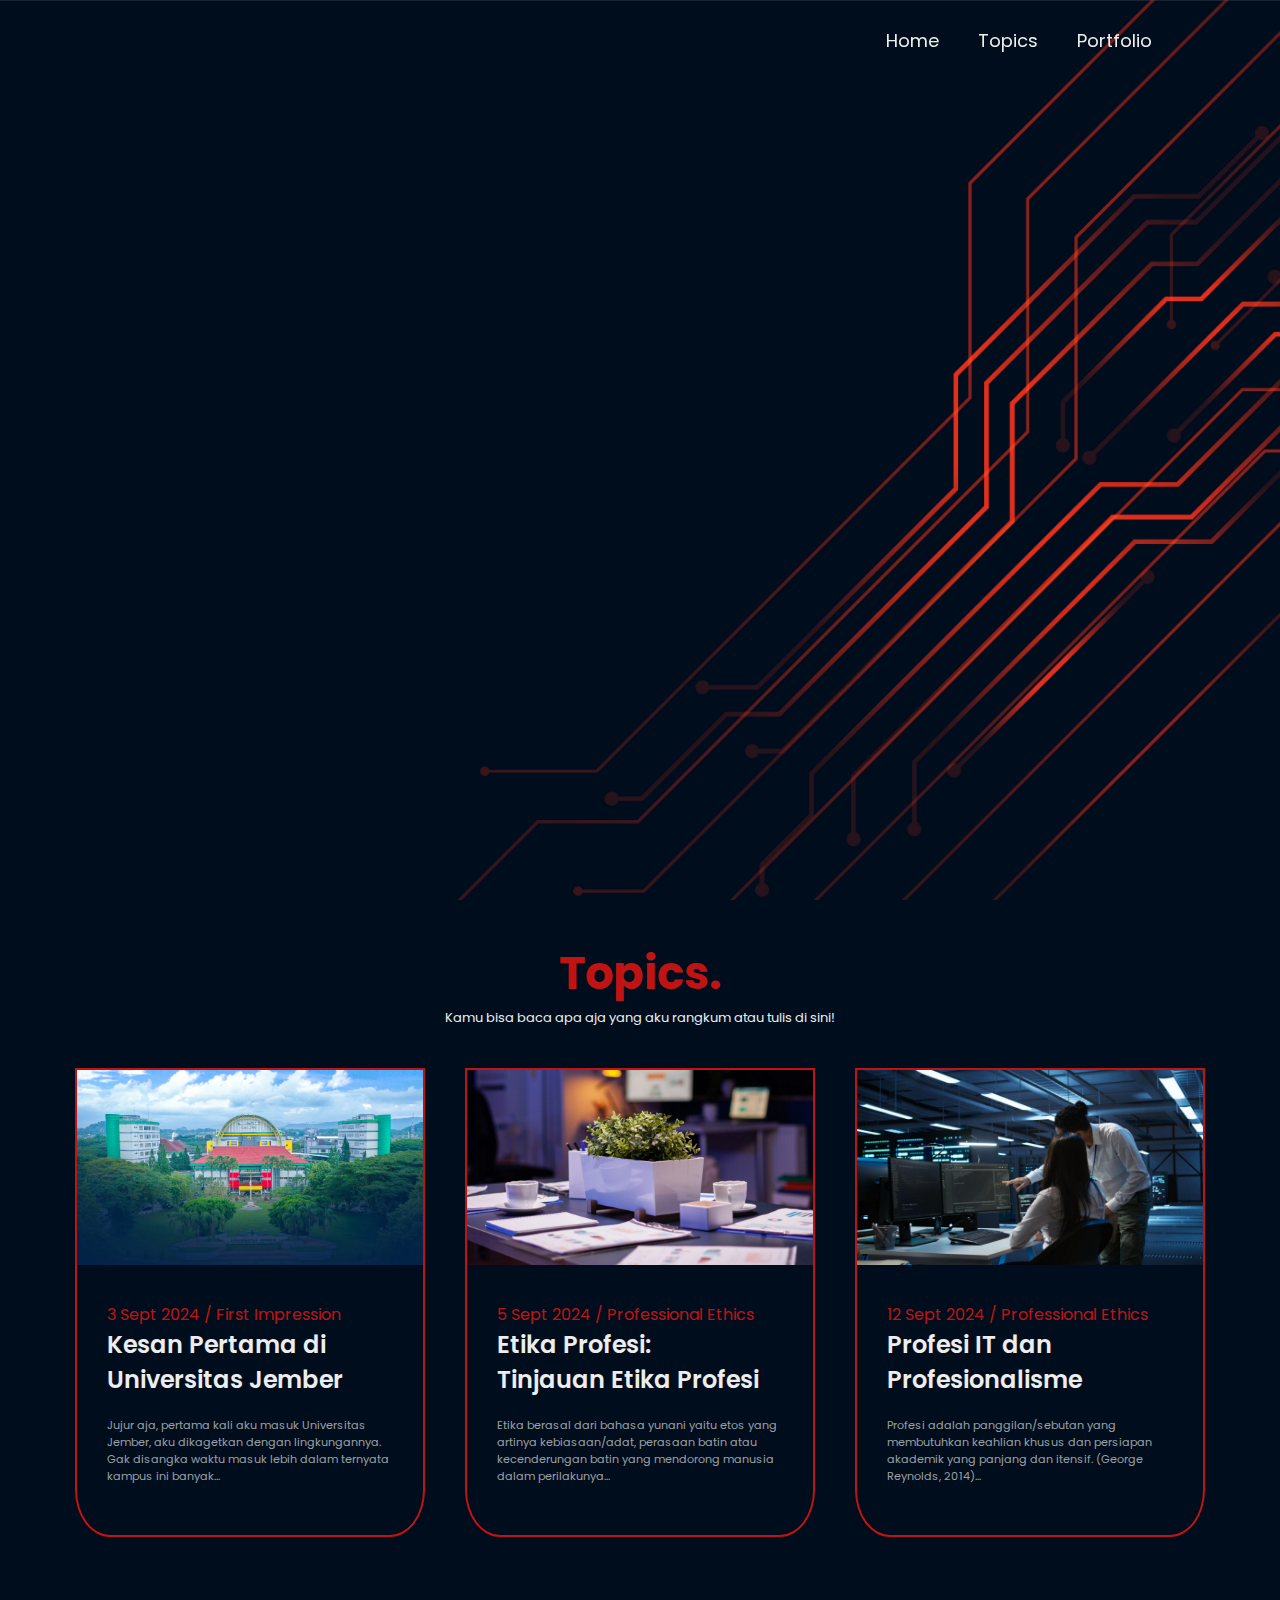
<file: index.html>
<!DOCTYPE html>
<html lang="en">

<head>
     <meta charset="UTF-8">
     <meta http-equiv="X-UA-Compatible" content="IE=edge">
     <meta name="viewport" content="width=device-width, initial-scale=1.0">
     <title>Fahmi's Website</title>
     <link rel="stylesheet" href="style.css">
     <link href="https://fonts.googleapis.com/css2?family=Great+Vibes&family=Poppins:ital,wght@0,100;0,200;0,300;0,400;0,500;0,600;0,700;0,800;0,900;1,100;1,200;1,300;1,400;1,500;1,600;1,700;1,800;1,900&display=swap" rel="stylesheet">
     <link href='https://unpkg.com/boxicons@2.1.4/css/boxicons.min.css' rel='stylesheet'>
     <link rel="shortcut icon" href="img/fav_log-removebg-preview.png">

</head>

<body>

    <header class="header">
        <a href="#" class="logo">fhmptrdnd.</a>

        <nav class="navbar">
            <a href="#home">Home</a>
            <a href="#topics">Topics</a>
            <a href="#">Portfolio</a>
        </nav>
    </header>

    <section id="home" class="home">
        <div class="home-content-1">
            <a href="https://unej.ac.id/" title="Menuju_Laman_Unej">
              <img src="img/logo-unej.png" alt="Logo_Unej" border="0">
            </a>
            <a style="text-decoration: none;" href="https://unej.ac.id/">My University</a>
        </div>

        <div class="home-content">
            <h1>Hai, Aku Fahmi Putra</h1>
            <h3>Mahasiswa Universitas Jember</h3>
            <p>Seorang mahasiswa introvert yang freak jika sangat dekat dengan seseorang. Aku adalah manusia yang suka bereksperimen dengan hal baru, berimajinasi, menggambar, melukis, fotografi, dan videografi. Oh, dan satu lagi. Kalau ada hal aneh yang bisa terkabulkan di dunia ini, aku ingin jadi Spider-Man!</p>
            <div class="btn-box">
              <a href="tentang_saya.html">Tentang Saya</a>
              <a href="https://wa.me/6281359749043">Hubungi Saya</a>
            </div>
        </div>

        <div class="home-sci">
            <a href="https://www.instagram.com/fhmptrdnd?igsh=a3pueWp6MXFiajEx"><i class='bx bxl-instagram'></i></a>
            <a href="#"><i class='bx bxl-telegram' ></i></a>
            <a href="#"><i class='bx bxl-linkedin' ></i></a>
        </div>
    </section>

    <section id="topics" class="topics justify-content-center align-items-center">
        <div class="topics-content">
            <h1>Topics.</h1>
            <h2>Kamu bisa baca apa aja yang aku rangkum atau tulis di sini!</h2>
        </div>

           <!-- Topics-1 -->
        <div class="blog-container">
            <div class="blog-box">
                <div class="blog-img">
                    <img src="img/unejheader2023-1.webp" alt="unej">
                </div>
                <div class="blog-text">
                    <span>3 Sept 2024 / First Impression</span>
                    <a href="sum_1.html" class="blog-title">Kesan Pertama di Universitas Jember</a>
                    <p>Jujur aja, pertama kali aku masuk Universitas Jember, aku dikagetkan dengan lingkungannya. Gak disangka waktu masuk lebih dalam ternyata kampus ini banyak...</p>                  
                </div>
            </div>
            <!-- Topics-2 -->
                <div class="blog-box-2">
                    <div class="blog-img-2">
                        <img src="img/topic2.jpg" alt="topic-2">
                    </div>
                    <div class="blog-text-2">
                        <span>5 Sept 2024 / Professional Ethics</span>
                        <a href="sum_2.html" class="blog-title-2">Etika Profesi:<br>Tinjauan Etika Profesi</a>
                        <p>Etika berasal dari bahasa yunani yaitu etos yang artinya kebiasaan/adat, perasaan batin atau kecenderungan batin yang mendorong manusia dalam perilakunya...</p>                       
                    </div>
                </div>
                <!-- Topics-3 -->
                <div class="blog-box-3">
                    <div class="blog-img-3">
                        <img src="img/topic3.jpg" alt="unej">
                    </div>
                    <div class="blog-text-3">
                        <span>12 Sept 2024 / Professional Ethics</span>
                        <a href="sum_3.html" class="blog-title-3">Profesi IT dan Profesionalisme</a>
                        <p>Profesi adalah panggilan/sebutan yang membutuhkan keahlian khusus dan persiapan akademik yang panjang dan itensif. (George Reynolds, 2014)...</p>                       
                    </div>
                </div>
            </div>
        </div>
        </div>
    </section>


    

</body>

</html>
</file>
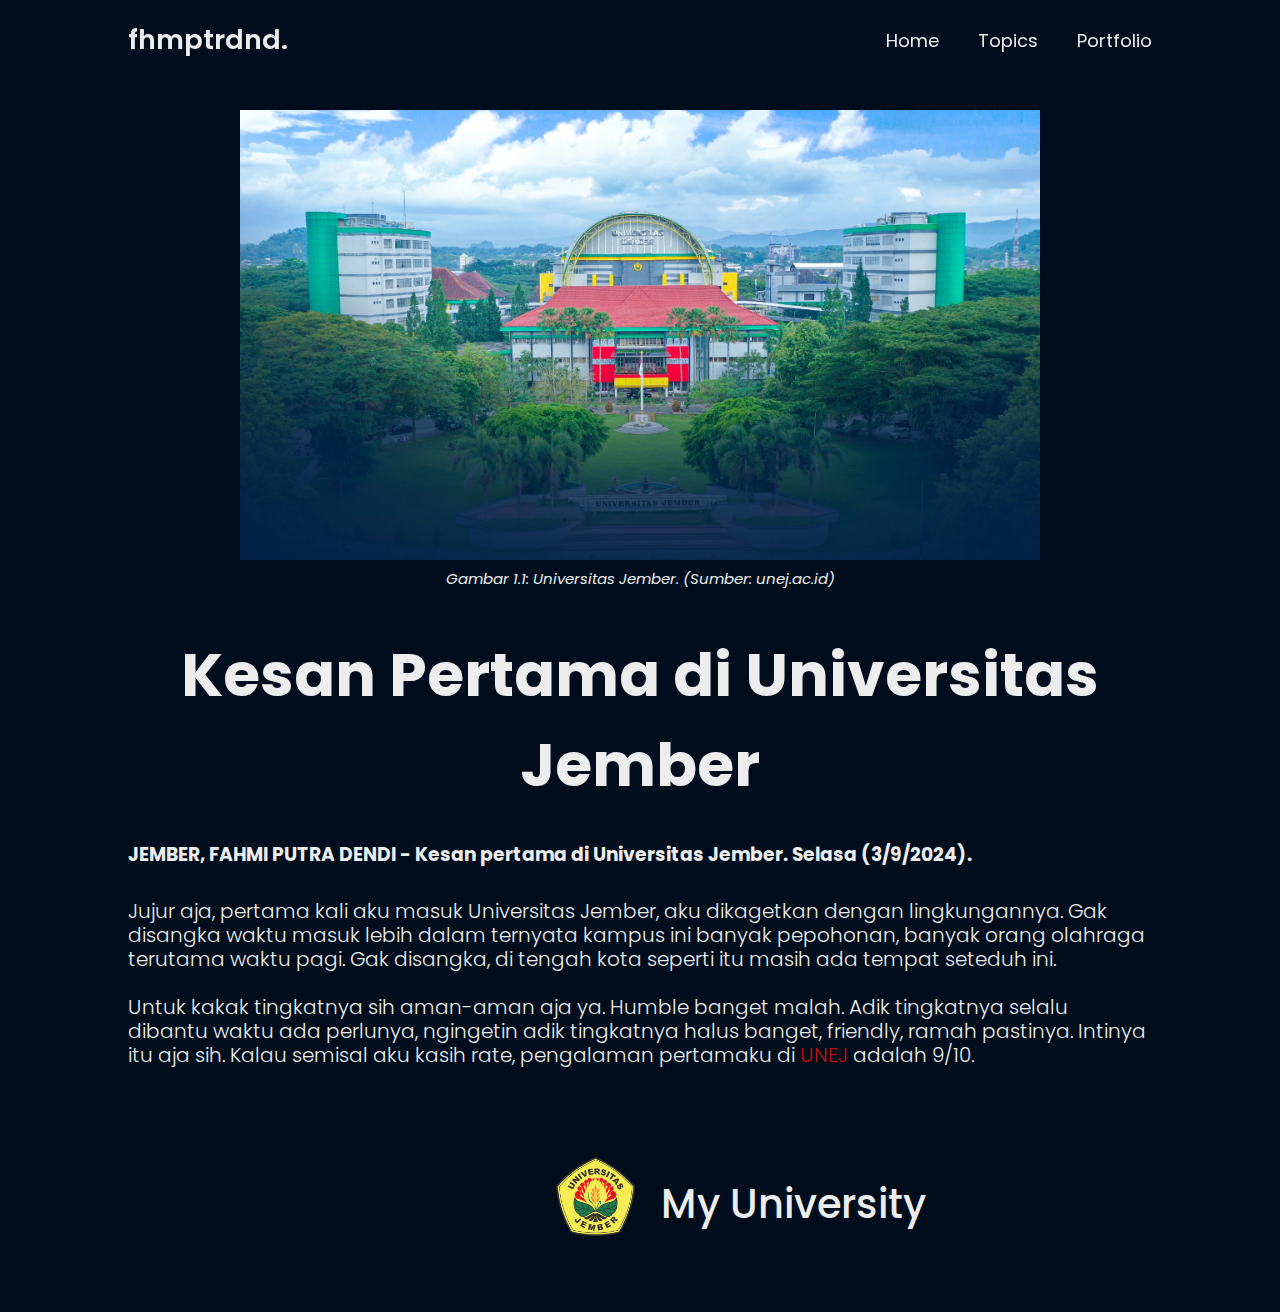
<file: sum_1.html>
<!DOCTYPE html>
<html lang="en">

<head>
     <meta charset="UTF-8">
     <meta http-equiv="X-UA-Compatible" content="IE=edge">
     <meta name="viewport" content="width=device-width, initial-scale=1.0">
     <title>Kesan Pertama di UNEJ</title>
     <link rel="stylesheet" href="sum_1.css">
     <link href="https://fonts.googleapis.com/css2?family=Great+Vibes&family=Poppins:ital,wght@0,100;0,200;0,300;0,400;0,500;0,600;0,700;0,800;0,900;1,100;1,200;1,300;1,400;1,500;1,600;1,700;1,800;1,900&display=swap" rel="stylesheet">
     <link href='https://unpkg.com/boxicons@2.1.4/css/boxicons.min.css' rel='stylesheet'>
     <link rel="shortcut icon" href="img/fav_log-removebg-preview.png">
</head>

<body>

    <header class="header">
        <a href="index.html" class="logo">fhmptrdnd.</a>

        <nav class="navbar">
            <a href="index.html">Home</a>
            <a href="index.html #topics">Topics</a>
            <a href="#">Portfolio</a>
        </nav>
    </header>

    <section id="home" class="home">
     <div class="container"> 
       <div class = "box-container">
         <div class = "img-box">
           <div class="box-img">
             <img src="img/unejheader2023-1.webp" alt="unej">
             <span>Gambar 1.1: Universitas Jember. (Sumber: unej.ac.id)</span>
            </div>
          </div>
        </div>
        <div class ="sum-title">
          <a href = "https://unej.ac.id">Kesan Pertama di Universitas Jember</a>
        </div>
        <div class="sum-content">
          <h3>JEMBER, FAHMI PUTRA DENDI - Kesan pertama di Universitas Jember. Selasa (3/9/2024).</h3>
          <h2>Jujur aja, pertama kali aku masuk Universitas Jember, aku dikagetkan dengan lingkungannya. Gak disangka waktu masuk lebih dalam ternyata kampus ini banyak pepohonan, banyak orang olahraga terutama waktu pagi. Gak disangka, di tengah kota seperti itu masih ada tempat seteduh ini.<br> <br>Untuk kakak tingkatnya
           sih aman-aman aja ya. Humble banget malah. Adik tingkatnya selalu dibantu waktu ada perlunya, ngingetin adik tingkatnya halus banget, friendly, ramah pastinya. Intinya itu aja sih. Kalau semisal aku kasih rate, pengalaman pertamaku di <a href="https:/unej.ac.id">UNEJ</a> adalah 9/10.</h2>
        </div>
          <div class="home-content-1">
            <a href="https://unej.ac.id/" title="Menuju_Laman_Unej">
              <img src="img/logo-unej.png" alt="Logo_Unej" border="0">
            </a>
            <a style="text-decoration: none;" href="https://unej.ac.id/">My University</a>
          </div>
     </div>
     
     <style>
      .container {
        display: flex;
        flex-direction: column;
      }
     </style>
    </section>
</body>
</file>
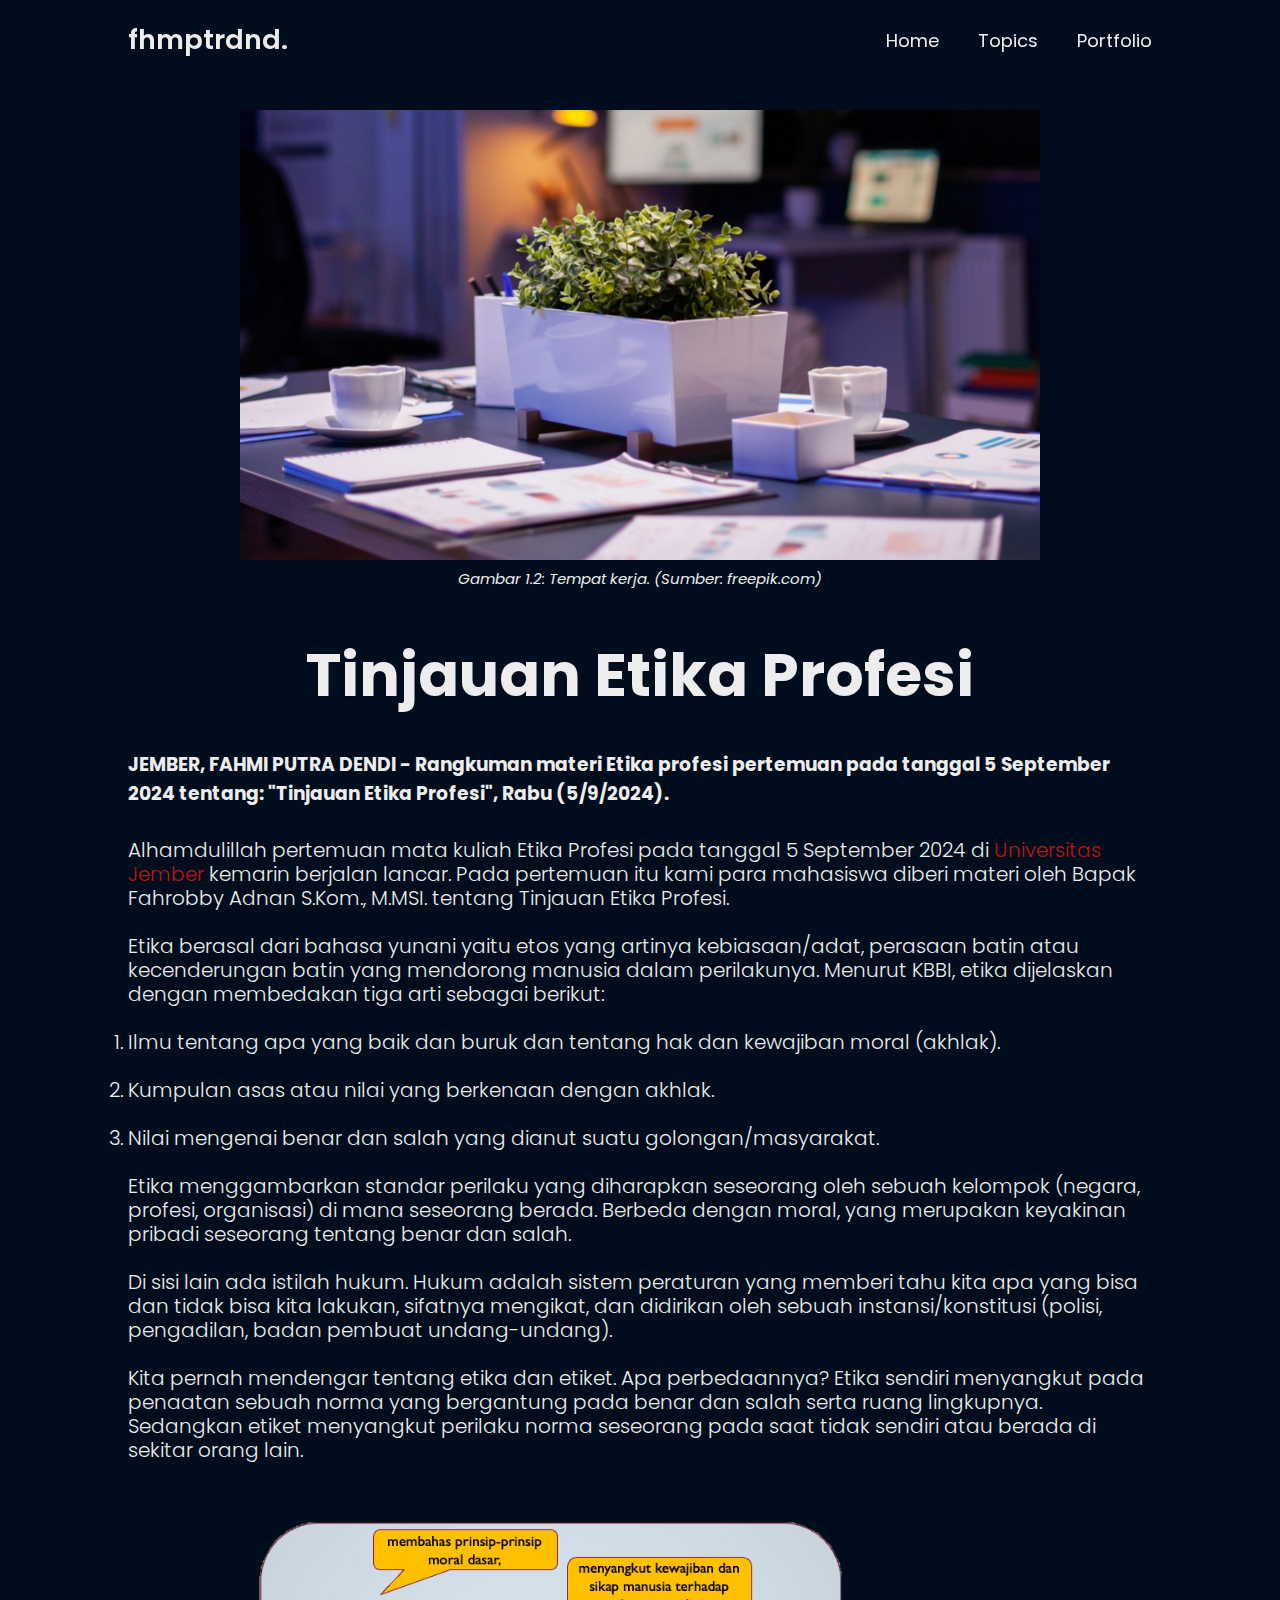
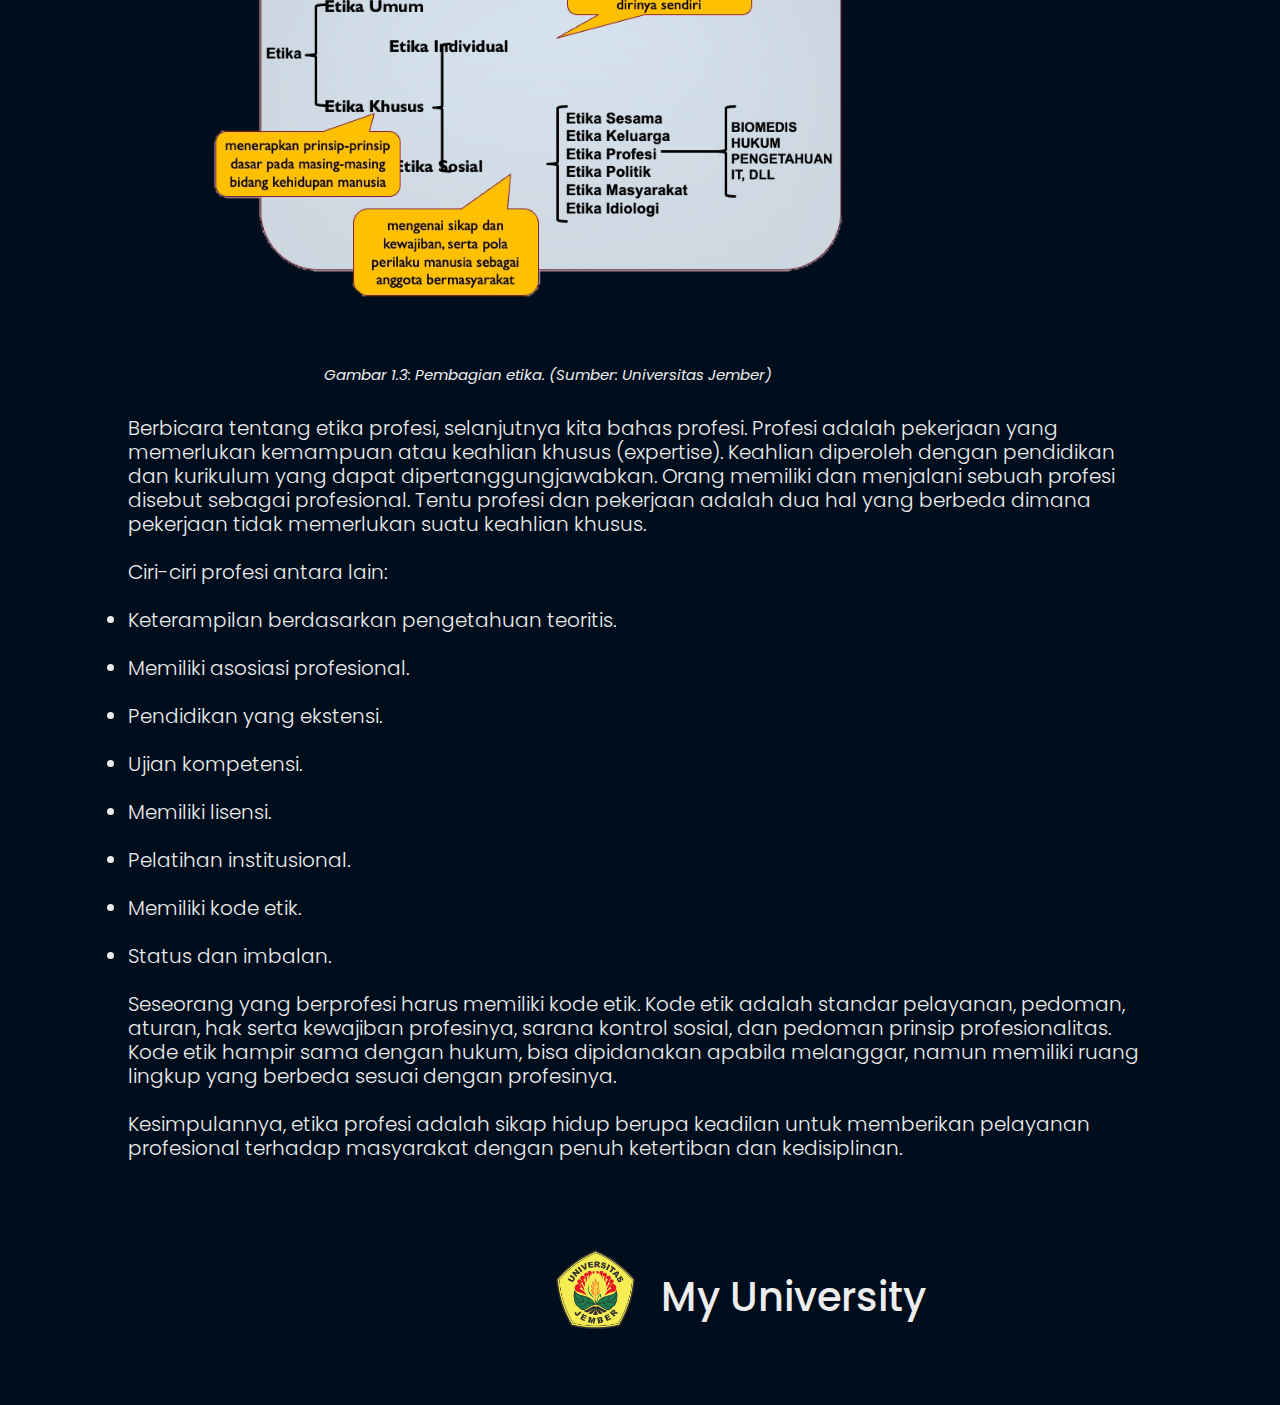
<file: sum_2.html>
<!DOCTYPE html>
<html lang="en">

<head>
     <meta charset="UTF-8">
     <meta http-equiv="X-UA-Compatible" content="IE=edge">
     <meta name="viewport" content="width=device-width, initial-scale=1.0">
     <title>Kesan Pertama di UNEJ</title>
     <link rel="stylesheet" href="sum_1.css">
     <link href="https://fonts.googleapis.com/css2?family=Great+Vibes&family=Poppins:ital,wght@0,100;0,200;0,300;0,400;0,500;0,600;0,700;0,800;0,900;1,100;1,200;1,300;1,400;1,500;1,600;1,700;1,800;1,900&display=swap" rel="stylesheet">
     <link href='https://unpkg.com/boxicons@2.1.4/css/boxicons.min.css' rel='stylesheet'>
     <link rel="shortcut icon" href="img/fav_log-removebg-preview.png">
</head>

<body>

  <header class="header">
    <a href="index.html" class="logo">fhmptrdnd.</a>

    <nav class="navbar">
        <a href="index.html">Home</a>
        <a href="index.html #topics">Topics</a>
        <a href="#">Portfolio</a>
    </nav>
</header>

    <section id="home" class="home">
     <div class="container"> 
       <div class = "box-container">
         <div class = "img-box">
           <div class="box-img">
             <img src="img/topic2.jpg" alt="unej">
             <span>Gambar 1.2: Tempat kerja. (Sumber: freepik.com)</span>
            </div>
          </div>
        </div>
        <div class ="sum-title">
          <a href = "https://unej.ac.id">Tinjauan Etika Profesi</a>
        </div>
        <div class="sum-content">
          <h3>JEMBER, FAHMI PUTRA DENDI - Rangkuman materi Etika profesi pertemuan pada tanggal 5 September 2024 tentang: "Tinjauan Etika Profesi", Rabu (5/9/2024).</h3>
          <h2>Alhamdulillah pertemuan mata kuliah Etika Profesi pada tanggal 5 September 2024 di <a href="https:/unej.ac.id">Universitas Jember</a> kemarin berjalan lancar. Pada pertemuan itu kami para mahasiswa diberi materi oleh Bapak Fahrobby Adnan S.Kom., M.MSI. tentang Tinjauan Etika Profesi.<br> <br>
          Etika berasal dari bahasa yunani yaitu etos yang artinya kebiasaan/adat, perasaan batin atau kecenderungan batin yang mendorong manusia dalam perilakunya. Menurut KBBI, etika dijelaskan dengan membedakan tiga arti sebagai berikut:<br> <br>
          <ol>
            <li>Ilmu tentang apa yang baik dan buruk dan tentang hak dan kewajiban moral (akhlak).</li><br>
            <li>Kumpulan asas atau nilai yang berkenaan dengan akhlak.</li><br>
            <li>Nilai mengenai benar dan salah yang dianut suatu golongan/masyarakat.</li>
          </ol><br>
          Etika menggambarkan standar perilaku yang diharapkan seseorang oleh sebuah kelompok (negara, profesi, organisasi) di mana seseorang berada. Berbeda dengan moral, yang merupakan keyakinan pribadi seseorang tentang benar dan salah.<br> <br>
          Di sisi lain ada istilah hukum. Hukum adalah sistem peraturan yang memberi tahu kita apa yang bisa dan tidak bisa kita lakukan, sifatnya mengikat, dan didirikan oleh sebuah instansi/konstitusi (polisi, pengadilan, badan pembuat undang-undang).<br> <br>
          Kita pernah mendengar tentang etika dan etiket. Apa perbedaannya? Etika sendiri menyangkut pada penaatan sebuah norma yang bergantung pada benar dan salah serta ruang lingkupnya. Sedangkan etiket menyangkut perilaku norma seseorang pada saat tidak sendiri atau berada di sekitar orang lain.<br> <br>
        </h2>
        <div class = "img-box">
           <div class="box-img">
            <img class="img-sum-2" src="img/img-sum-2.png">
             <span>Gambar 1.3: Pembagian etika. (Sumber: Universitas Jember)</span>
            </div>
          </div>
          <h2>Berbicara tentang etika profesi, selanjutnya kita bahas profesi. Profesi adalah pekerjaan yang memerlukan kemampuan atau keahlian khusus (expertise). Keahlian diperoleh dengan pendidikan dan kurikulum yang dapat dipertanggungjawabkan. Orang memiliki dan menjalani sebuah profesi disebut sebagai profesional. Tentu profesi dan pekerjaan adalah dua hal yang berbeda dimana pekerjaan tidak memerlukan suatu keahlian khusus.<br> <br>
            Ciri-ciri profesi antara lain:<br><br>
          <ul>  
            <li>Keterampilan berdasarkan pengetahuan teoritis.</li><br>            
            <li>Memiliki asosiasi profesional.</li><br>
            <li>Pendidikan yang ekstensi.</li><br>
            <li>Ujian kompetensi.</li><br>
            <li>Memiliki lisensi.</li><br>
            <li>Pelatihan institusional.</li><br>
            <li>Memiliki kode etik.</li><br>
            <li>Status dan imbalan.</li><br>
          </ul>
          Seseorang yang berprofesi harus memiliki kode etik. Kode etik adalah standar pelayanan, pedoman, aturan, hak serta kewajiban profesinya, sarana kontrol sosial, dan pedoman prinsip profesionalitas. Kode etik hampir sama dengan hukum, bisa dipidanakan apabila melanggar, namun memiliki ruang lingkup yang berbeda sesuai dengan profesinya.<br> <br>
          Kesimpulannya, etika profesi adalah sikap hidup berupa keadilan untuk memberikan pelayanan profesional terhadap masyarakat dengan penuh ketertiban dan kedisiplinan.
        </h2>
        </div>
          <div class="home-content-1">
            <a href="https://unej.ac.id/" title="Menuju_Laman_Unej">
              <img src="img/logo-unej.png" alt="Logo_Unej" border="0">
            </a>
            <a style="text-decoration: none;" href="https://unej.ac.id/">My University</a>
          </div>
     </div>
     
     <style>
      .container {
        display: flex;
        flex-direction: column;
      }
     </style>
    </section>
</body>
</file>
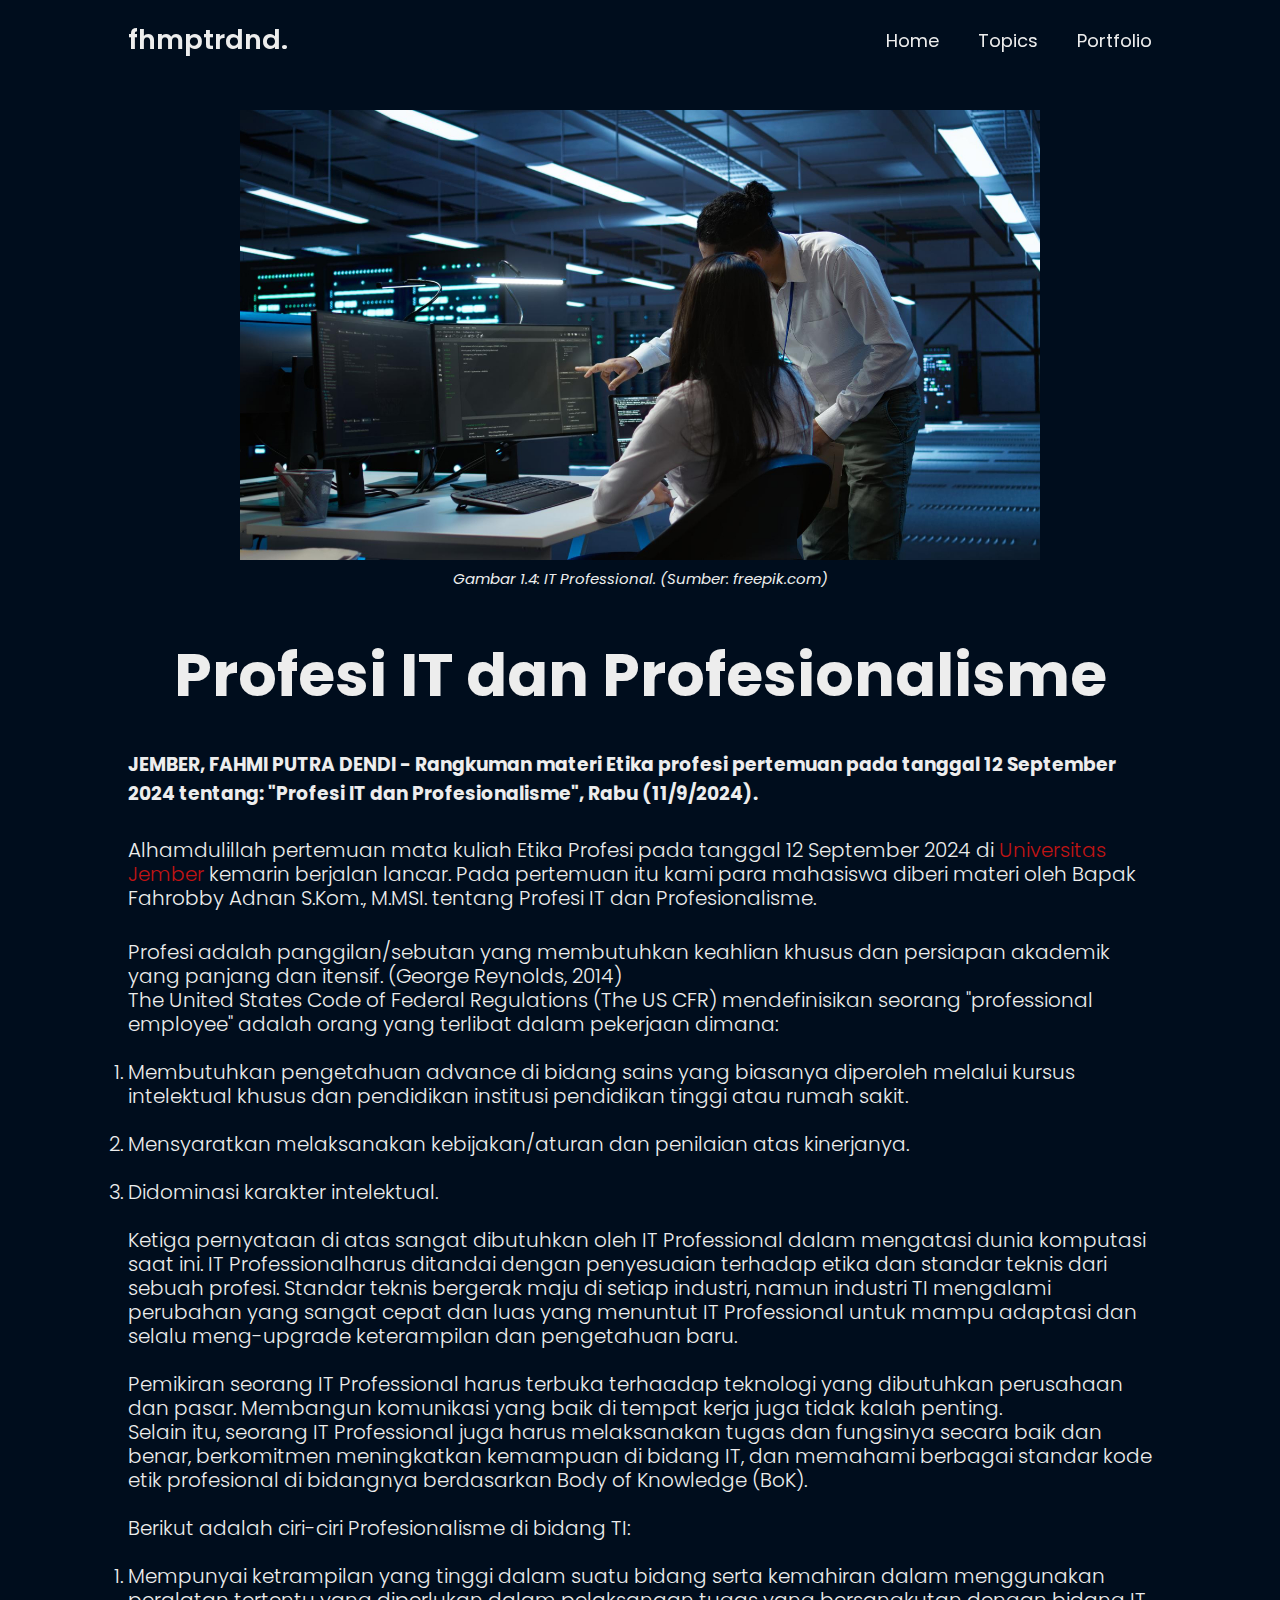
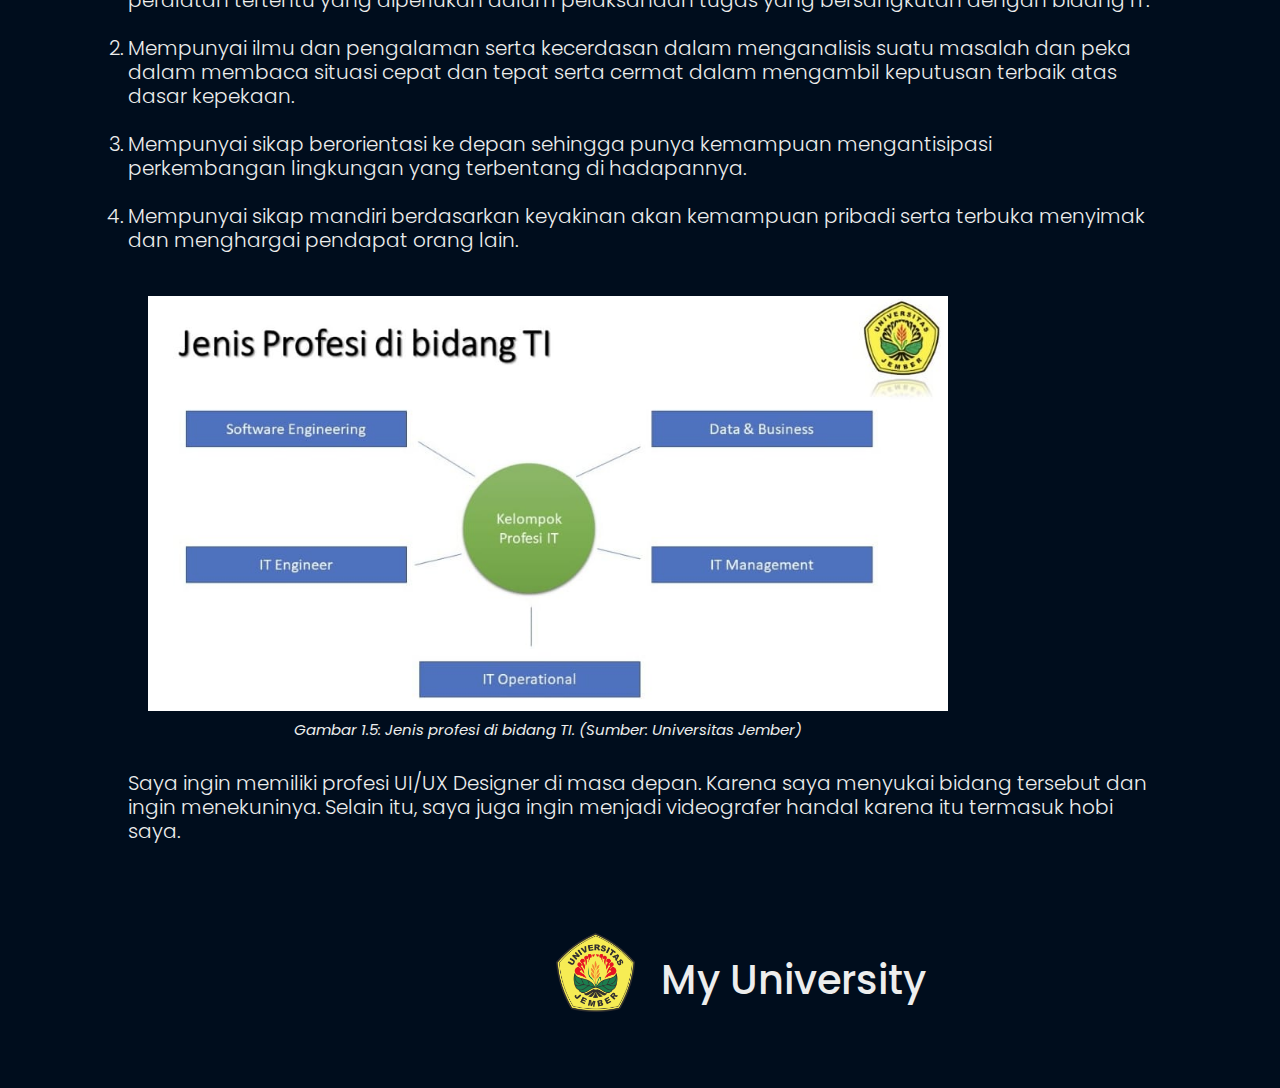
<file: sum_3.html>
<!DOCTYPE html>
<html lang="en">

<head>
     <meta charset="UTF-8">
     <meta http-equiv="X-UA-Compatible" content="IE=edge">
     <meta name="viewport" content="width=device-width, initial-scale=1.0">
     <title>Kesan Pertama di UNEJ</title>
     <link rel="stylesheet" href="sum_1.css">
     <link href="https://fonts.googleapis.com/css2?family=Great+Vibes&family=Poppins:ital,wght@0,100;0,200;0,300;0,400;0,500;0,600;0,700;0,800;0,900;1,100;1,200;1,300;1,400;1,500;1,600;1,700;1,800;1,900&display=swap" rel="stylesheet">
     <link href='https://unpkg.com/boxicons@2.1.4/css/boxicons.min.css' rel='stylesheet'>
     <link rel="shortcut icon" href="img/fav_log-removebg-preview.png">
</head>

<body>

  <header class="header">
    <a href="index.html" class="logo">fhmptrdnd.</a>

    <nav class="navbar">
        <a href="index.html">Home</a>
        <a href="index.html #topics">Topics</a>
        <a href="#">Portfolio</a>
    </nav>
</header>

    <section id="home" class="home">
     <div class="container"> 
       <div class = "box-container">
         <div class = "img-box">
           <div class="box-img">
             <img src="img/topic3.jpg" alt="unej">
             <span>Gambar 1.4: IT Professional. (Sumber: freepik.com)</span>
            </div>
          </div>
        </div>
        <div class ="sum-title">
          <a href = "https://unej.ac.id">Profesi IT dan Profesionalisme</a>
        </div>
        <div class="sum-content">
          <h3>JEMBER, FAHMI PUTRA DENDI - Rangkuman materi Etika profesi pertemuan pada tanggal 12 September 2024 tentang: "Profesi IT dan Profesionalisme", Rabu (11/9/2024).</h3>
          <h2>Alhamdulillah pertemuan mata kuliah Etika Profesi pada tanggal 12 September 2024 di <a href="https:/unej.ac.id">Universitas Jember</a> kemarin berjalan lancar. Pada pertemuan itu kami para mahasiswa diberi materi oleh Bapak Fahrobby Adnan S.Kom., M.MSI. tentang Profesi IT dan Profesionalisme.<br></h2>
          <h2>Profesi adalah panggilan/sebutan yang membutuhkan keahlian khusus dan persiapan akademik yang panjang dan itensif. (George Reynolds, 2014)<br>

            The United States Code of Federal Regulations (The US CFR) mendefinisikan seorang "professional employee" adalah orang yang terlibat dalam pekerjaan dimana:<br> <br>
            <ol>  
              <li>Membutuhkan pengetahuan advance di bidang sains yang biasanya diperoleh melalui kursus intelektual khusus dan pendidikan institusi pendidikan tinggi atau rumah sakit.</li><br>            
              <li>Mensyaratkan melaksanakan kebijakan/aturan dan penilaian atas kinerjanya.</li><br>
              <li>Didominasi karakter intelektual.</li><br>
            </ol>
            Ketiga pernyataan di atas sangat dibutuhkan oleh IT Professional dalam mengatasi dunia komputasi saat ini. IT Professionalharus ditandai dengan penyesuaian terhadap etika dan standar teknis dari sebuah profesi.
            Standar teknis bergerak maju di setiap industri, namun industri TI mengalami perubahan yang sangat cepat dan luas yang menuntut IT Professional untuk mampu adaptasi dan selalu meng-upgrade keterampilan dan pengetahuan baru.<br><br>
            Pemikiran seorang IT Professional harus terbuka terhaadap teknologi yang dibutuhkan perusahaan dan pasar. Membangun komunikasi yang baik di tempat kerja juga tidak kalah penting.<br>
            Selain itu, seorang IT Professional juga harus melaksanakan tugas dan fungsinya secara baik dan benar, berkomitmen meningkatkan kemampuan di bidang IT, dan memahami berbagai standar kode etik profesional di bidangnya berdasarkan Body of Knowledge (BoK). <br><br>

            Berikut adalah ciri-ciri Profesionalisme di bidang TI:<br><br>
            <ol>  
              <li>Mempunyai ketrampilan yang tinggi dalam suatu bidang serta kemahiran dalam menggunakan peralatan tertentu yang diperlukan dalam pelaksanaan tugas yang bersangkutan dengan bidang IT.</li><br>            
              <li>Mempunyai ilmu dan pengalaman serta kecerdasan dalam menganalisis suatu masalah dan peka dalam membaca situasi cepat dan tepat serta cermat dalam mengambil keputusan terbaik atas dasar kepekaan.</li><br>
              <li>Mempunyai sikap berorientasi ke depan sehingga punya kemampuan mengantisipasi perkembangan lingkungan yang terbentang di hadapannya.</li><br>
              <li>Mempunyai sikap mandiri berdasarkan keyakinan akan kemampuan pribadi serta terbuka menyimak dan menghargai pendapat orang lain.</li><br>
            </ol>
        </h2>
        <div class = "img-box">
           <div class="box-img">
            <img class="img-sum-2" src="img/topic_sum_3.jpg">
             <span>Gambar 1.5: Jenis profesi di bidang TI. (Sumber: Universitas Jember)</span>
            </div>
          </div>
          <h2>Saya ingin memiliki profesi UI/UX Designer di masa depan. Karena saya menyukai bidang tersebut dan ingin menekuninya. Selain itu, saya juga ingin menjadi videografer handal karena itu termasuk hobi saya.
          
        </h2>
        </div>
          <div class="home-content-1">
            <a href="https://unej.ac.id/" title="Menuju_Laman_Unej">
              <img src="img/logo-unej.png" alt="Logo_Unej" border="0">
            </a>
            <a style="text-decoration: none;" href="https://unej.ac.id/">My University</a>
          </div>
     </div>
     
     <style>
      .container {
        display: flex;
        flex-direction: column;
      }
     </style>
    </section>
</body>
</file>
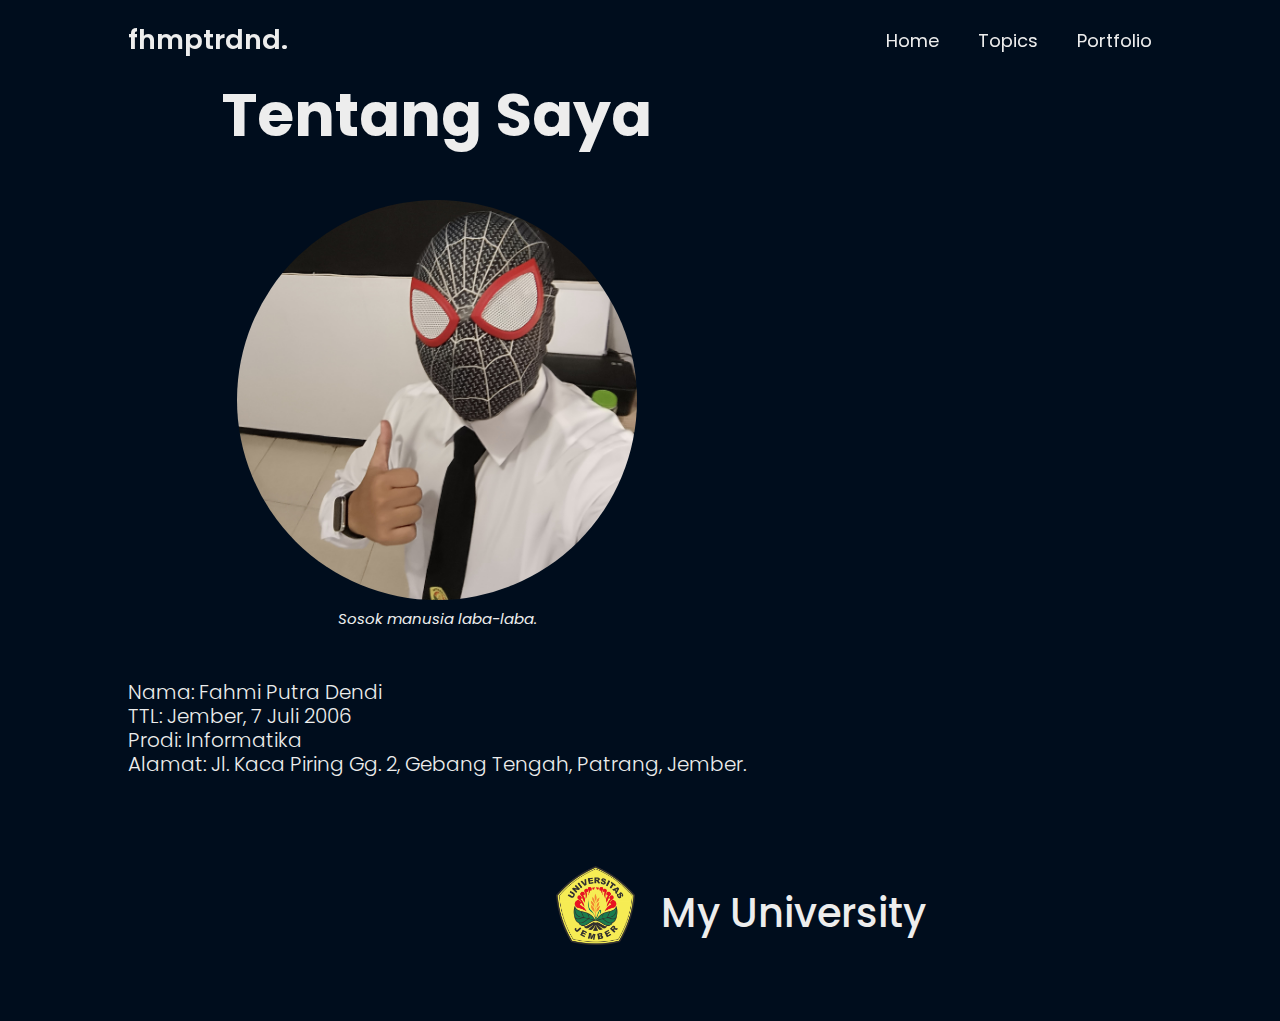
<file: tentang_saya.html>
<!DOCTYPE html>
<html lang="en">

<head>
     <meta charset="UTF-8">
     <meta http-equiv="X-UA-Compatible" content="IE=edge">
     <meta name="viewport" content="width=device-width, initial-scale=1.0">
     <title>Kesan Pertama di UNEJ</title>
     <link rel="stylesheet" href="tentang_saya.css">
     <link href="https://fonts.googleapis.com/css2?family=Great+Vibes&family=Poppins:ital,wght@0,100;0,200;0,300;0,400;0,500;0,600;0,700;0,800;0,900;1,100;1,200;1,300;1,400;1,500;1,600;1,700;1,800;1,900&display=swap" rel="stylesheet">
     <link href='https://unpkg.com/boxicons@2.1.4/css/boxicons.min.css' rel='stylesheet'>
     <link rel="shortcut icon" href="img/fav_log-removebg-preview.png">
</head>

<body>

    <header class="header">
        <a href="index.html" class="logo">fhmptrdnd.</a>

        <nav class="navbar">
            <a href="index.html">Home</a>
            <a href="index.html #topics">Topics</a>
            <a href="#">Portfolio</a>
        </nav>
    </header>

    <section id="home" class="home">
      <div class="container"> 
       <div class ="sum-title">
         <a>Tentang Saya</a>
       </div>
       <div class = "box-container">
         <div class = "img-box">
           <div class="box-img">
             <img src="img/ab.jpg" alt="unej">
             <span>Sosok manusia laba-laba.</span>
            </div>
          </div>
        </div>
        <div class="sum-content">
          
          <h2>Nama: Fahmi Putra Dendi<br>
              TTL: Jember, 7 Juli 2006<br>
              Prodi: Informatika<br>
              Alamat: Jl. Kaca Piring Gg. 2, Gebang Tengah, Patrang, Jember.</h2>
        </div>
          <div class="home-content-1">
            <a href="https://unej.ac.id/" title="Menuju_Laman_Unej">
              <img src="img/logo-unej.png" alt="Logo_Unej" border="0">
            </a>
            <a style="text-decoration: none;" href="https://unej.ac.id/">My University</a>
          </div>
     </div>
     
     <!-- <style>
      .container {
        display: flex;
        flex-direction: column;
      }
     </style> -->
    </section>
</body>
</file>
<file: style.css>
@import url("https://fonts.googleapis.com/css2?family=Great+Vibes&family=Poppins:ital,wght@0,100;0,200;0,300;0,400;0,500;0,600;0,700;0,800;0,900;1,100;1,200;1,300;1,400;1,500;1,600;1,700;1,800;1,900&display=swap");

* {
    margin: 0;
    padding: 0;
    box-sizing: border-box;
    font-family: 'Poppins', sans-serif;
}

html {
    scroll-behavior: smooth;
}

body {
    color: #ededed;
}

.header {
    position: fixed;
    top: 0;
    left: 0;
    width: 100%;
    padding: 20px 10%;
    background: transparent;
    display: flex;
    justify-content: space-between;
    align-items: center;
    z-index: 100;
}

.logo {
    position: relative;
    font-size: 27px;
    color: #ededed;
    text-decoration: none;
    font-weight: 600;
}

.logo::before {
    content: '';
    position: absolute;
    top: 0;
    right: 0;
    width: 100%;
    height: 100%;
    background: #000d1d;
    animation: showRight 1s ease forwards;
    animation-delay: .4s;
}

.navbar a {
    font-size: 18px;
    color: #ededed;
    text-decoration: none;
    font-weight: 400;
    margin-left: 35px;
    transition: .3s;
}

.navbar a:hover,
.navbar a.active {
    color: #c01414;
}

.home {
    height: 100vh;
    background: url('img/home.jpg') no-repeat;
    background-size: cover;
    background-position: center;
    display: flex;
    align-items: center;
    padding: 0 10%;
}

.home::before {
    content: '';
    position: absolute;
    top: 0;
    right: 0;
    width: 100%;
    height: 100%;
    background: #000d1d;
    opacity: 0;
    animation: fadeIn 2s forwards;
}

.home-content-1 {
    max-width: 300px;
    align-items: center;
    top: 150px;
    position: absolute;
    width: 270px;
    display: flex;
    left: 130px;
}

.home-content-1::before {
    content: '';
    position: absolute;
    top: 0;
    right: 0;
    width: 100%;
    height: 100%;
    background: #000d1d;
    animation: showRight 1s ease forwards;
    animation-delay: .3s;
}

.home-content-1 img {
    max-width: 80px;
    left: 50px;
}

.home-content-1 a{
    font-size: 15p x;
    font-weight: 500;
    color: #ededed;
    padding-left:20px;
    align-items: center;
    justify-content: center;
    transition: 0.5s;
}

.home-content-1 a:hover {
    color: #c01414;
    transition: 0.5s;
}

.home-content {
    max-width: 600px;
}

.home-content h1 {
    font-size: 50px;
    font-weight: 600;
    line-height: 1.2;
    position: relative;
}

.home-content h1::before {
    content: '';
    position: absolute;
    top: 0;
    right: 0;
    width: 100%;
    height: 100%;
    background: #000d1d;
    animation: showRight 1s ease forwards;
    animation-delay: .4s;
}

.home-content h2 {
    font-size: 20px;
    position: relative;
}

.home-content h2::before {
    content: '';
    position: absolute;
    top: 0;
    right: 0;
    width: 100%;
    height: 100%;
    background: #000d1d;
    animation: showRight 1s ease forwards;
    animation-delay: .5s;
}

.home-content h3 {
    position: relative;
    font-size: 25px;
    font-weight: 600;
    color: #c01414;
}

.home-content h3::before {
    content: '';
    position: absolute;
    top: 0;
    right: 0;
    width: 100%;
    height: 100%;
    background: #000d1d;
    animation: showRight 1s ease forwards;
    animation-delay: .6s;
}

.home-content p {
    font-size: 16px;
    margin: 20px 0 40px;
    position: relative;
}

.home-content p::before {
    content: '';
    position: absolute;
    top: 0;
    right: 0;
    width: 100%;
    height: 100%;
    background: #000d1d;
    animation: showRight 1s ease forwards;
    animation-delay: .7s;
}

.home-content .btn-box {
    position: relative;
    display: flex;
    justify-content: space-between;
    width: 345px;
    height: 50px;
}

.home-content .btn-box::before {
    content: '';
    position: absolute;
    top: 0;
    right: 0;
    width: 100%;
    height: 100%;
    background: #000d1d;
    animation: showRight 1s ease forwards;
    animation-delay: 1.5s;
    z-index: 2;
}

.btn-box a {
    position: relative;
    display: inline-flex;
    justify-content: center;
    align-items: center;
    width: 150px;
    height: 50px;
    background:#c01414;
    border: 2px solid #c01414;
    border-radius: 8px;
    font-size: 15px;
    color: #101010;
    text-decoration: none;
    font-weight: 700;
    letter-spacing: 1px;
    z-index: 1;
    overflow: hidden;
    transition: .5s;
}

.btn-box :hover {
    color: #c01414;
}

.btn-box :nth-child(2) {
    background: transparent;
    color: #c01414;
}

.btn-box :nth-child(2):hover {
    color: #101010;
}

.btn-box :nth-child(2)::before {
    background: #c01414;
}

.btn-box a::before {
    content: '';
    position: absolute;
    top: 0;
    left: 0;
    width: 0;
    height: 100%;
    background: #000d1d;
    z-index: -1;
    transition: .5s;
}

.btn-box a:hover::before {
    width: 100%;
}

.home-sci {
    position: absolute;
    bottom: 50px;
    width: 190px;
    display: flex;
    justify-content: space-between;
}

.home-sci::before {
    content: '';
    position: absolute;
    top: 0;
    right: 0;
    width: 100%;
    height: 100%;
    background: #000d1d;
    animation: showRight 1s ease forwards;
    animation-delay: 2s;
    z-index: 2;
}

.home-sci a {
    position: relative;
    display: inline-flex;
    width: 50px;
    height: 50px;
    background: transparent;
    border: 2px solid #c01414;
    border-radius: 50%;
    text-decoration: none;
    justify-content: center;
    align-items: center;
    color: #c01414;
    z-index: 1;
    overflow: hidden;
    transition: .5s;
}

.home-sci a:hover {
    color: #101010;

}

.home-sci a::before {
    content: '';
    position: absolute;
    position: absolute;
    top: 0;
    left: 0;
    width: 0;
    height: 100%;
    background: #c01414;
    z-index: -1;
    transition: .5s;
}

.home-sci a:hover:before {
    width: 100%;
}

#topics {
    top: 10px;
    padding: 0 10%;
    padding-top: 70px;
    padding-bottom: 50px;
    height: auto;
    display: flex;
    justify-content: center;
    align-items: center;
    flex-direction: column;
    padding: 40px;
    border-bottom: 1px #c01414;
    background-color: #000d1d;
}

.topics-content h1 {
    display: flex;
    font-size: 45px;
    color: #c01414;
    font-weight: 700;
    text-align: center;
    justify-content: center;
    flex-direction: column;
}

.topics-content h2 {
    font-size: 13px;
    text-align: center;
    font-weight: 400;
}

.blog-container {
    display: flex;
    justify-content: center;
    align-items: center;
    margin: 20px 0px;
    flex-wrap: wrap;
}

/* TOPIC 1 */
.blog-box {
    width: 350px;
    background-color: #000d1d;
    border: 2px solid #c01414;
    border-end-end-radius: 10%;
    border-end-start-radius: 10%;
    margin: 20px;
}

.blog-img {
    width: 100%;
    height: auto;
}

.blog-img img {
    width: 100%;
    height: 100%;
    object-fit: cover;
    object-position: center;
}

.blog-text {
    padding: 30px;
    display: flex;
    flex-direction: column;
}

.blog-text span {
    color: #c01414;
    font-size: 1rem;
}

.blog-text .blog-title {
    font-size: 1.5rem;
    font-weight: 600;
    color: #ededed;
    text-decoration: none;
    transition: 0.5s;
}

.blog-text .blog-title:hover {
    color: #c01414;
    transition: 0.5s;
}

.blog-text p {
    color: #edededa8;
    font-size: 0.7rem;
    display: -webkit-box;
    /* -webkit-line-clamp: 3; */
    -webkit-box-orient: vertical;
    overflow: hidden;
    text-overflow: ellipsis;
    margin: 20px 0px;
}

.blog-text a {
    font-size: 0.8rem;
    color: #ededed;
    text-decoration: none;
    transition: 0.5s;
}

.blog-text a:hover {
    color: #c01414;
    transition: 0.5s;
}

/* TOPIC 2 */
.blog-box-2 {
    width: 350px;
    background-color: #000d1d;
    border: 2px solid #c01414;
    border-end-end-radius: 10%;
    border-end-start-radius: 10%;
    margin: 20px;
}

.blog-img-2 {
    width: 100%;
    height: auto;
}

.blog-img-2 img {
    width: 100%;
    height: 100%;
    object-fit: cover;
    object-position: center;
}

.blog-text-2 {
    padding: 30px;
    display: flex;
    flex-direction: column;
}

.blog-text-2 span {
    color: #c01414;
    font-size: 1rem;
}

.blog-text-2 .blog-title-2 {
    font-size: 1.5rem;
    font-weight: 600;
    color: #ededed;
    text-decoration: none;
    transition: 0.5s;
}

.blog-text-2 .blog-title-2:hover {
    color: #c01414;
    transition: 0.5s;
}

.blog-text-2 p {
    color: #edededa8;
    font-size: 0.7rem;
    display: -webkit-box;
    /* -webkit-line-clamp: 3; */
    -webkit-box-orient: vertical;
    overflow: hidden;
    text-overflow: ellipsis;
    margin: 20px 0px;
}

.blog-text-2 a {
    font-size: 0.8rem;
    color: #ededed;
    text-decoration: none;
    transition: 0.5s;
}

.blog-text-2 a:hover {
    color: #c01414;
    transition: 0.5s;
}

/* TOPIC 3 */
.blog-box-3 {
    width: 350px;
    background-color: #000d1d;
    border: 2px solid #c01414;
    border-end-end-radius: 10%;
    border-end-start-radius: 10%;
    margin: 20px;
}

.blog-img-3 {
    width: 100%;
    height: auto;
}

.blog-img-3 img {
    width: 100%;
    height: 100%;
    object-fit: cover;
    object-position: center;
}

.blog-text-3 {
    padding: 30px;
    display: flex;
    flex-direction: column;
}

.blog-text-3 span {
    color: #c01414;
    font-size: 1rem;
}

.blog-text-3 .blog-title-3 {
    font-size: 1.5rem;
    font-weight: 600;
    color: #ededed;
    text-decoration: none;
    transition: 0.5s;
}

.blog-text-3 .blog-title-3:hover {
    color: #c01414;
    transition: 0.5s;
}

.blog-text-3 p {
    color: #edededa8;
    font-size: 0.7rem;
    display: -webkit-box;
    /* -webkit-line-clamp: 3; */
    -webkit-box-orient: vertical;
    overflow: hidden;
    text-overflow: ellipsis;
    margin: 20px 0px;
}

.blog-text-3 a {
    font-size: 0.8rem;
    color: #ededed;
    text-decoration: none;
    transition: 0.5s;
}

.blog-text-3 a:hover {
    color: #c01414;
    transition: 0.5s;
}

/* KEYFRAME ANIMATION */
@keyframes showRight {
    100% {
        width: 0;
    }
}

@keyframes fadeIn {
    from {
        opacity: 1;
    }
    to {
        opacity: 0;
    }
}
</file>
<file: sum_1.css>
@import url("https://fonts.googleapis.com/css2?family=Great+Vibes&family=Poppins:ital,wght@0,100;0,200;0,300;0,400;0,500;0,600;0,700;0,800;0,900;1,100;1,200;1,300;1,400;1,500;1,600;1,700;1,800;1,900&display=swap");

* {
    margin: 0;
    padding: 0;
    box-sizing: border-box;
    font-family: 'Poppins', sans-serif;
}

html {
    scroll-behavior: smooth;
}

body {
    color: #ededed;
}

.header {
    position: fixed;
    top: 0;
    left: 0;
    width: 100%;
    padding: 20px 10%;
    background: transparent;
    display: flex;
    justify-content: space-between;
    align-items: center;
    z-index: 100;
}

.logo {
    font-size: 27px;
    color: #ededed;
    text-decoration: none;
    font-weight: 600;
}

.navbar a {
    font-size: 18px;
    color: #ededed;
    text-decoration: none;
    font-weight: 400;
    margin-left: 35px;
    transition: .3s;
}

.navbar a:hover,
.navbar a.active {
    color: #c01414;
}

.home {
    height:auto;
    background: #000d1d;
    background-size: cover;
    background-position: center;
    display: flex;
    align-items: center;
    padding: 0 10%;
    padding-top: 70px;
    padding-bottom: 50px;
}

.home-content-1 {
    margin-top: 100px;
    max-width: 500px;
    align-items: center;
    justify-content: center;
    bottom: 10px;
    position: relative;
    width: 500px;
    display: flex;
    left: 350px;
}

.home-content-1 img {
    max-width: 80px;
    left: 50px;
}

.home-content-1 a{
    font-size: 40px;
    font-weight: 500;
    color: #ededed;
    padding-left:25px;
    align-items: center;
    justify-content: center;
    transition: 0.5s;
}

.home-content-1 a:hover {
    color: #c01414;
    transition: 0.5s;
}

.box-container {
    display: flex;
    justify-content: center;
    align-items: center;
    margin: 20px 0px;
    flex-wrap: wrap;
}

.img-box {
    width: 800px;
    margin: 20px;
}

.box-img {
    width: 100%;
    height: auto;
}

.box-img img {
    width: 100%;
    height: 100%;
    object-fit: cover;
    object-position: center;
}

.sum-title a {
    position: relative;
    display: flex;
    font-size: 60px;
    color: #ededed;
    font-weight: 700;
    text-align: center;
    justify-content: center;
    flex-direction: column;
    text-decoration: none;
}

.sum-title a::before {
    content: '';
    position: absolute;
    top: 0;
    right: 0;
    width: 100%;
    height: 100%;
    background: #000d1d;
    opacity: 0;
    animation: fadeIn 2s forwards;
}

.sum-title a:hover {
    color: #c01414;
    transition: .3s;
}

.box-img span {
    font-size: 15px;
    position: relative;
    text-align: center;
    display: flex;
    flex-direction: column;
    font-style: italic;
}

.sum-title::before {
    content: '';
    position: absolute;
    top: 0;
    right: 0;
    width: 100%;
    height: 100%;
    background: #000d1d;
    opacity: 0;
    animation: fadeIn 2s forwards;
}

.sum-content {
    position: relative;
}

.sum-content::before {
    content: '';
    position: absolute;
    top: 0;
    right: 0;
    width: 100%;
    height: 100%;
    background: #000d1d;
    opacity: 0;
    animation: fadeIn 2s forwards;
}

.sum-content h3 {
    margin-top: 30px;
}

.sum-content h2 {
    margin-top: 30px;
    font-size: 20px;
    font-weight: 300;
    line-height: 1.2;
    position: relative;
}

.sum-content a {
    text-decoration: none;
    color: #c01414;
}

.sum-content a:hover {
    color: #fff700;
}

.sum-content h2 a::before {
    content: '';
    position: absolute;
    top: 0;
    right: 0;
    width: 100%;
    height: 100%;
    background: #000d1d;
    opacity: 0;
    animation: fadeIn 2s forwards;
}

/* KEYFRAME ANIMATION */
@keyframes fadeIn {
    from {
        opacity: 1;
    }
    to {
        opacity: 0;
    }
}

@keyframes showRight {
    100% {
        width: 0;
    }
}
</file>
<file: tentang_saya.css>
@import url("https://fonts.googleapis.com/css2?family=Great+Vibes&family=Poppins:ital,wght@0,100;0,200;0,300;0,400;0,500;0,600;0,700;0,800;0,900;1,100;1,200;1,300;1,400;1,500;1,600;1,700;1,800;1,900&display=swap");

* {
    margin: 0;
    padding: 0;
    box-sizing: border-box;
    font-family: 'Poppins', sans-serif;
}

html {
    scroll-behavior: smooth;
}

body {
    color: #ededed;
}

.header {
    position: fixed;
    top: 0;
    left: 0;
    width: 100%;
    padding: 20px 10%;
    background: transparent;
    display: flex;
    justify-content: space-between;
    align-items: center;
    z-index: 100;
}

.logo {
    font-size: 27px;
    color: #ededed;
    text-decoration: none;
    font-weight: 600;
}

.navbar a {
    font-size: 18px;
    color: #ededed;
    text-decoration: none;
    font-weight: 400;
    margin-left: 35px;
    transition: .3s;
}

.navbar a:hover,
.navbar a.active {
    color: #c01414;
}

.home {
    height:auto;
    background: #000d1d;
    background-size: cover;
    background-position: center;
    display: flex;
    align-items: center;
    padding: 0 10%;
    padding-top: 70px;
    padding-bottom: 50px;
}

.home-content-1 {
    margin-top: 100px;
    max-width: 500px;
    align-items: center;
    justify-content: center;
    bottom: 10px;
    position: relative;
    width: 500px;
    display: flex;
    left: 350px;
}

.home-content-1 img {
    max-width: 80px;
    left: 50px;
}

.home-content-1 a{
    font-size: 40px;
    font-weight: 500;
    color: #ededed;
    padding-left:25px;
    align-items: center;
    justify-content: center;
    transition: 0.5s;
}

.home-content-1 a:hover {
    color: #c01414;
    transition: 0.5s;
}

.box-container {
    display: flex;
    justify-content: center;
    align-items: center;
    margin: 20px 0px;
    flex-wrap: wrap;
}

.img-box {
    width: 400px;
    margin: 20px;
}

.box-img {
    width: 100%;
    height: auto;
}

.box-img img {
    width: 100%;
    height: 100%;
    object-fit: cover;
    object-position: center;
    border-radius: 50%;
}

.sum-title a {
    position: relative;
    display: flex;
    font-size: 60px;
    color: #ededed;
    font-weight: 700;
    text-align: center;
    justify-content: center;
    flex-direction: column;
    text-decoration: none;
}

.sum-title a::before {
    content: '';
    position: absolute;
    top: 0;
    right: 0;
    width: 100%;
    height: 100%;
    background: #000d1d;
    opacity: 0;
    animation: fadeIn 2s forwards;
}

.sum-title a:hover {
    color: #c01414;
    transition: .3s;
}

.box-img span {
    font-size: 15px;
    position: relative;
    text-align: center;
    display: flex;
    flex-direction: column;
    font-style: italic;
}

.sum-title::before {
    content: '';
    position: absolute;
    top: 0;
    right: 0;
    width: 100%;
    height: 100%;
    background: #000d1d;
    opacity: 0;
    animation: fadeIn 2s forwards;
}

.sum-content {
    position: relative;
}

.sum-content::before {
    content: '';
    position: absolute;
    top: 0;
    right: 0;
    width: 100%;
    height: 100%;
    background: #000d1d;
    opacity: 0;
    animation: fadeIn 2s forwards;
}

.sum-content h3 {
    margin-top: 30px;
}

.sum-content h2 {
    margin-top: 30px;
    font-size: 20px;
    font-weight: 300;
    line-height: 1.2;
    position: relative;
}

.sum-content a {
    text-decoration: none;
    color: #c01414;
}

.sum-content a:hover {
    color: #fff700;
}

.sum-content h2 a::before {
    content: '';
    position: absolute;
    top: 0;
    right: 0;
    width: 100%;
    height: 100%;
    background: #000d1d;
    opacity: 0;
    animation: fadeIn 2s forwards;
}

/* KEYFRAME ANIMATION */
@keyframes fadeIn {
    from {
        opacity: 1;
    }
    to {
        opacity: 0;
    }
}

@keyframes showRight {
    100% {
        width: 0;
    }
}
</file>
